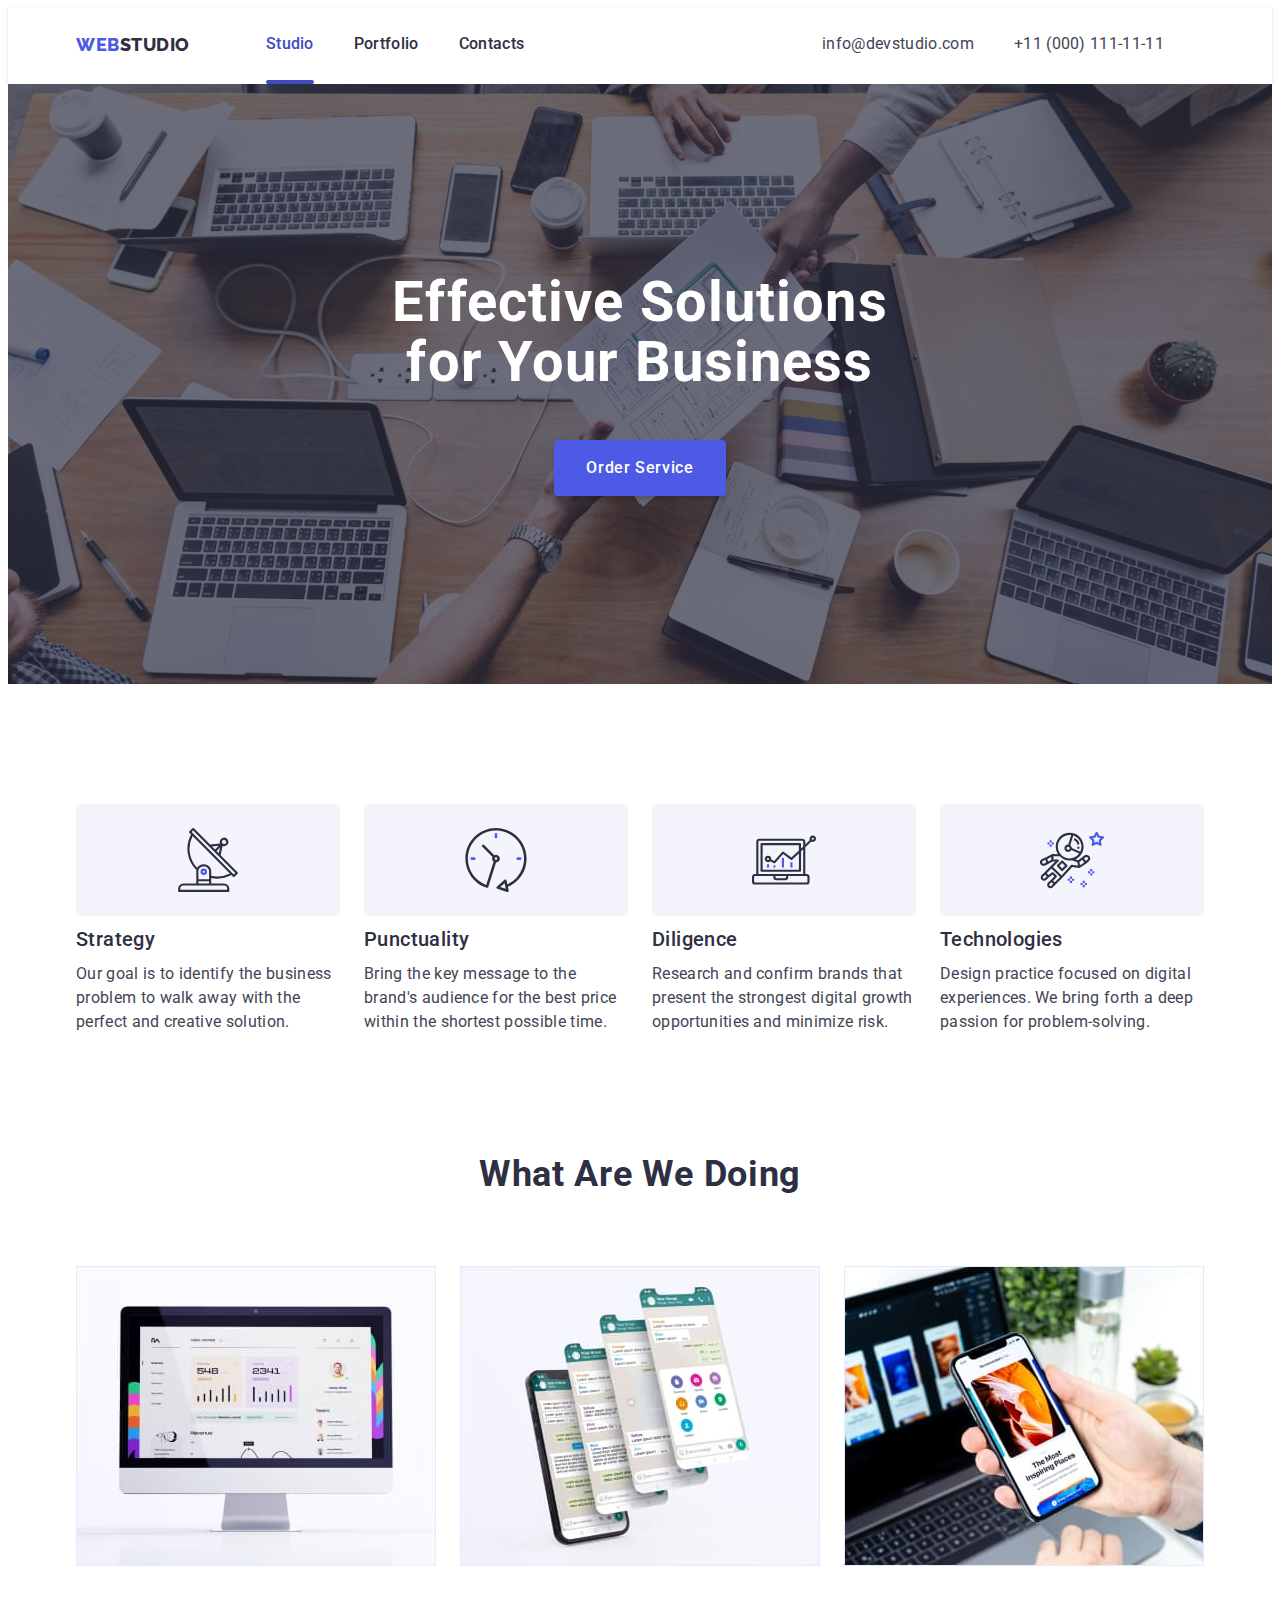
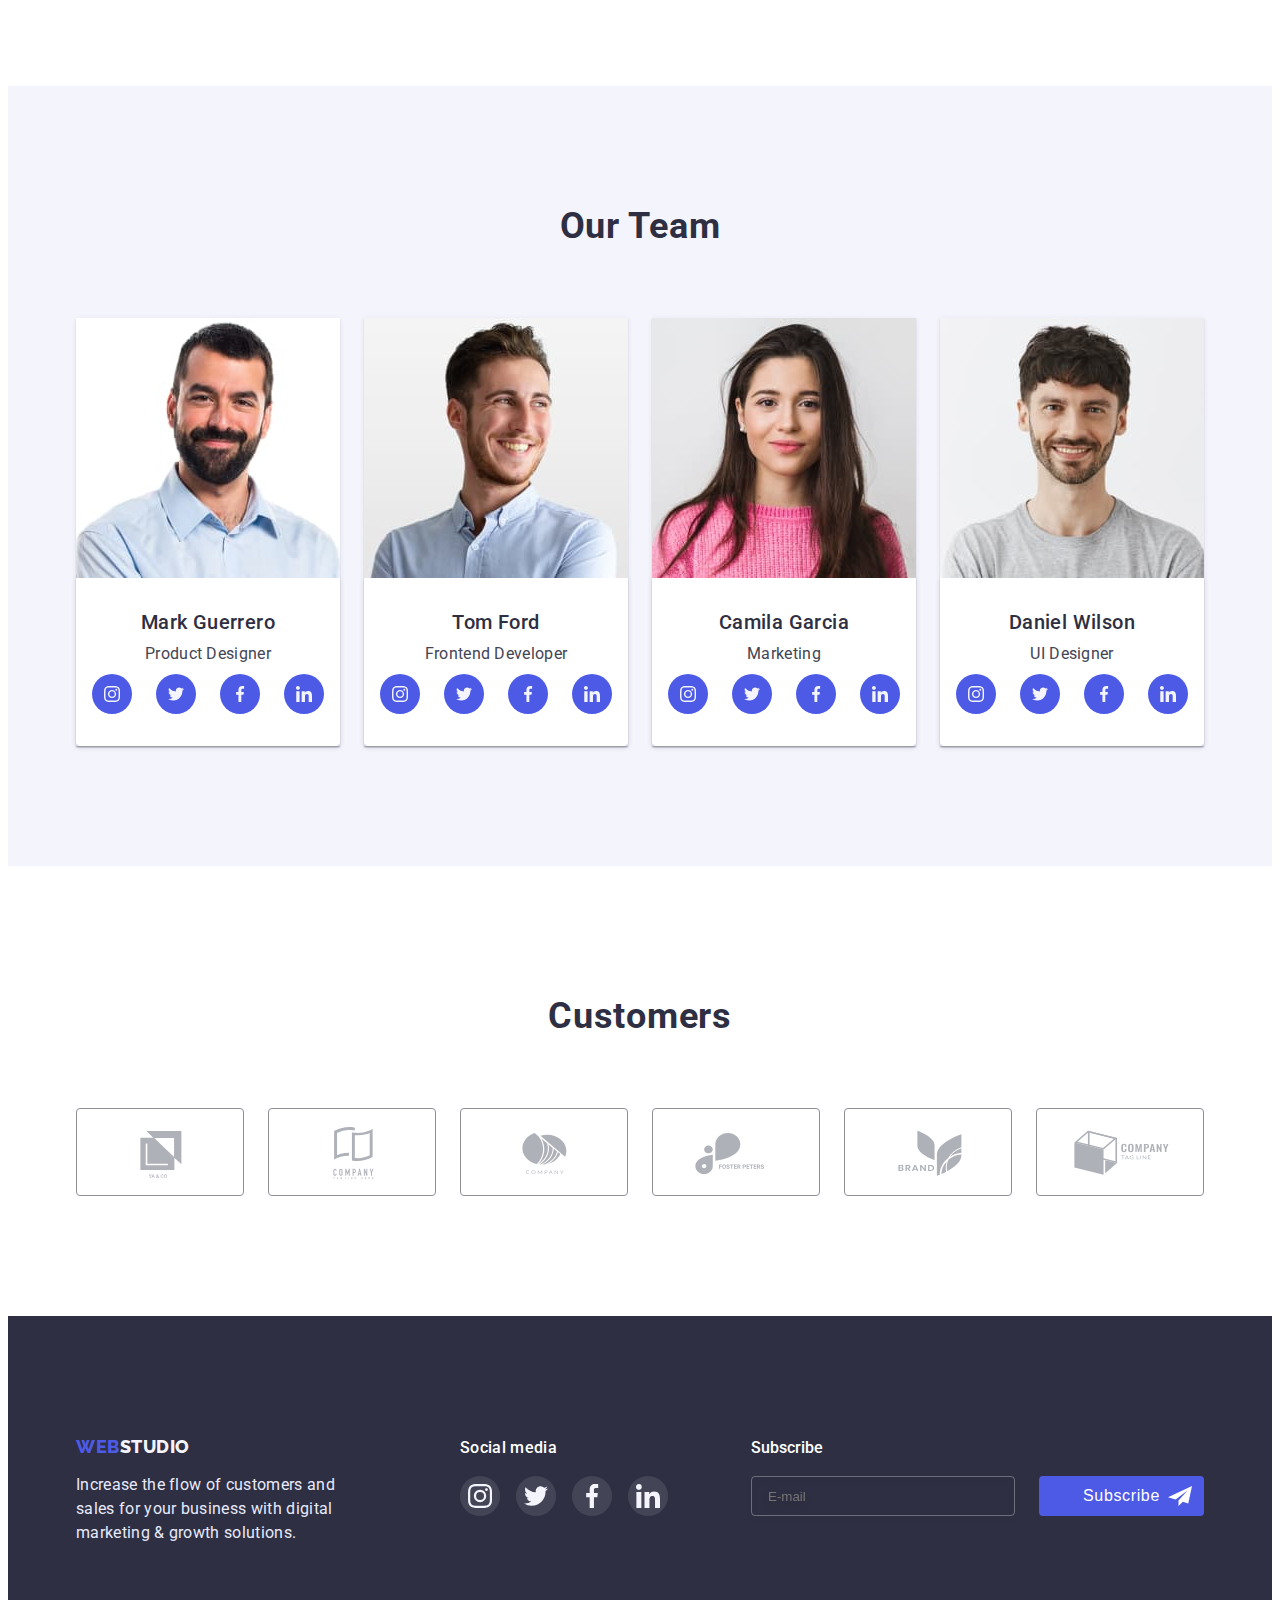
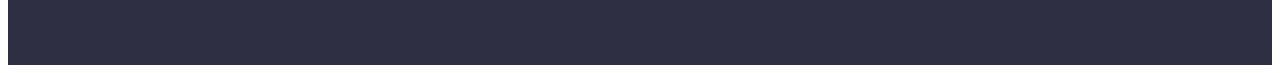
<file: index.html>
<!DOCTYPE html>
<html lang="en">
  <head>
    <meta charset="UTF-8" />
    <meta http-equiv="X-UA-Compatible" content="IE=edge" />
    <meta name="viewport" content="width=device-width, initial-scale=1.0" />
    <title>Main page</title>
    <link rel="preconnect" href="https://fonts.googleapis.com" />
    <link rel="preconnect" href="https://fonts.gstatic.com" crossorigin />
    <link
      href="https://fonts.googleapis.com/css2?family=Raleway:wght@800&family=Roboto:wght@400;500;700&display=swap"
      rel="stylesheet" />
    <link
      rel="stylesheet"
      href="https://cdnjs.cloudflare.com/ajax/libs/modern-normalize/1.1.0/modern-normalize.min.css"
      integrity="sha512-wpPYUAdjBVSE4KJnH1VR1HeZfpl1ub8YT/NKx4PuQ5NmX2tKuGu6U/JRp5y+Y8XG2tV+wKQpNHVUX03MfMFn9Q=="
      crossorigin="anonymous"
      referrerpolicy="no-referrer" />
    <link rel="stylesheet" href="./css/styles.css" />
  </head>
  <body>
    <header class="header">
      <!--Navigation-->
      <div class="container header-container">
        <nav class="header-nav">
          <!--Logo-->
          <a class="header-logo link" href="./index.html"
            ><span class="logo-web">Web</span>Studio</a
          >
          <ul class="header-list list">
            <li>
              <a class="header-item current link" href="./index.html">Studio</a>
            </li>
            <li>
              <a class="header-item link" href="./portfolio.html">Portfolio</a>
            </li>
            <li>
              <a class="header-item link" href="">Contacts</a>
            </li>
          </ul>
        </nav>
        <!--Contacts-->
        <address class="header-addres">
          <ul class="header-contacts list">
            <li>
              <a
                class="header-cont-address link"
                href="mailto:info@devstudio.com"
                >info@devstudio.com</a
              >
            </li>
            <li>
              <a class="header-cont-address link" href="tel:+110001111111"
                >+11 (000) 111-11-11</a
              >
            </li>
          </ul>
        </address>
      </div>
    </header>
    <main>
      <section class="heading">
        <div class="container">
          <div class="heading-container">
            <h1 class="heading-text">Effective Solutions for Your Business</h1>
            <button type="button" class="heading-bnt" data-modal-open>
              Order Service
            </button>
          </div>
        </div>
      </section>
      <!--Features-->
      <section class="features">
        <div class="container">
          <h2 class="visually-hidden">Features</h2>
          <ul class="features-list list">
            <li class="features-colom">
              <div class="features-item-pic">
                <svg class="features-pic" width="64" height="64">
                  <use href="./images/icons.svg#icon-antenna"></use>
                </svg>
              </div>
              <h3 class="features-title">Strategy</h3>
              <p class="Feature-subtitle">
                Our goal is to identify the business problem to walk away with
                the perfect and creative solution.
              </p>
            </li>
            <li class="features-colom">
              <div class="features-item-pic">
                <svg class="features-pic" width="64" height="64">
                  <use href="./images/icons.svg#icon-clock"></use>
                </svg>
              </div>
              <h3 class="features-title">Punctuality</h3>
              <p class="Feature-subtitle">
                Bring the key message to the brand's audience for the best price
                within the shortest possible time.
              </p>
            </li>
            <li class="features-colom">
              <div class="features-item-pic">
                <svg class="features-pic" width="64" height="64">
                  <use href="./images/icons.svg#icon-diagram"></use>
                </svg>
              </div>
              <h3 class="features-title">Diligence</h3>
              <p class="Feature-subtitle">
                Research and confirm brands that present the strongest digital
                growth opportunities and minimize risk.
              </p>
            </li>
            <li class="features-colom">
              <div class="features-item-pic">
                <svg class="features-pic" width="64" height="64">
                  <use href="./images/icons.svg#icon-astronaut"></use>
                </svg>
              </div>
              <h3 class="features-title">Technologies</h3>
              <p class="Feature-subtitle">
                Design practice focused on digital experiences. We bring forth a
                deep passion for problem-solving.
              </p>
            </li>
          </ul>
        </div>
      </section>
      <!--What we are doing-->
      <section class="about">
        <div class="container about-container">
          <h2 class="about-text">What are we doing</h2>
          <ul class="about-list list">
            <li class="about-item">
              <article class="about-card">
                <div class="item-thumb">
                  <img
                    src="./images/desktop.jpg"
                    alt="Desktop"
                    width="360"
                    height="300" />
                </div>
              </article>
            </li>
            <li class="about-item">
              <article class="about-card">
                <div class="item-thumb">
                  <img
                    src="./images/mobile.jpg"
                    alt="Mobile"
                    width="360"
                    height="300" />
                </div>
              </article>
            </li>
            <li class="about-item">
              <article class="about-card">
                <div class="item-thumb">
                  <img
                    src="./images/desktop-and-mobile.jpg"
                    alt="Desktop and Mobile"
                    width="360"
                    height="300" />
                </div>
              </article>
            </li>
          </ul>
        </div>
      </section>
      <!--Our Team-->
      <section class="team">
        <div class="container team-container">
          <h2 class="team-head">Our Team</h2>
          <ul class="team-list list">
            <li class="team-info">
              <img
                class="team-pic"
                src="./images/mark-guerrero.jpg"
                alt="Mark Guerrero Product Designer"
                width="264"
                height="260" />
              <div class="team-text">
                <h3 class="team-title">Mark Guerrero</h3>
                <p class="team-subtitle">Product Designer</p>
                <ul class="team-soc-list list">
                  <li class="team-soc-item">
                    <a class="team-soc-link linl" href="">
                      <svg class="team-soc-icon" width="16" height="16">
                        <use href="./images/icons.svg#icon-instagram"></use>
                      </svg>
                    </a>
                  </li>
                  <li class="team-soc-item">
                    <a class="team-soc-link linl" href="">
                      <svg class="team-soc-icon" width="16" height="16">
                        <use href="./images/icons.svg#icon-twitter"></use>
                      </svg>
                    </a>
                  </li>
                  <li class="team-soc-item">
                    <a class="team-soc-link linl" href="">
                      <svg class="team-soc-icon" width="16" height="16">
                        <use href="./images/icons.svg#icon-facebook"></use>
                      </svg>
                    </a>
                  </li>
                  <li class="team-soc-item">
                    <a class="team-soc-link linl" href="">
                      <svg class="team-soc-icon" width="16" height="16">
                        <use href="./images/icons.svg#icon-linkedin"></use>
                      </svg>
                    </a>
                  </li>
                </ul>
              </div>
            </li>
            <li class="team-info">
              <img
                class="team-pic"
                src="./images/tom-ford.jpg"
                alt="Tom Ford Frontend Developer"
                width="264"
                height="260" />
              <div class="team-text">
                <h3 class="team-title">Tom Ford</h3>
                <p class="team-subtitle">Frontend Developer</p>
                <ul class="team-soc-list list">
                  <li class="team-soc-item">
                    <a class="team-soc-link linl" href="">
                      <svg class="team-soc-icon" width="16" height="16">
                        <use href="./images/icons.svg#icon-instagram"></use>
                      </svg>
                    </a>
                  </li>
                  <li class="team-soc-item">
                    <a class="team-soc-link linl" href="">
                      <svg class="team-soc-icon" width="16" height="16">
                        <use href="./images/icons.svg#icon-twitter"></use>
                      </svg>
                    </a>
                  </li>
                  <li class="team-soc-item">
                    <a class="team-soc-link linl" href="">
                      <svg class="team-soc-icon" width="16" height="16">
                        <use href="./images/icons.svg#icon-facebook"></use>
                      </svg>
                    </a>
                  </li>
                  <li class="team-soc-item">
                    <a class="team-soc-link linl" href="">
                      <svg class="team-soc-icon" width="16" height="16">
                        <use href="./images/icons.svg#icon-linkedin"></use>
                      </svg>
                    </a>
                  </li>
                </ul>
              </div>
            </li>
            <li class="team-info">
              <img
                class="team-pic"
                src="./images/camila-garcia.jpg"
                alt="Camila Garcia Marketing"
                width="264"
                height="260" />
              <div class="team-text">
                <h3 class="team-title">Camila Garcia</h3>
                <p class="team-subtitle">Marketing</p>
                <ul class="team-soc-list list">
                  <li class="team-soc-item">
                    <a class="team-soc-link linl" href="">
                      <svg class="team-soc-icon" width="16" height="16">
                        <use href="./images/icons.svg#icon-instagram"></use>
                      </svg>
                    </a>
                  </li>
                  <li class="team-soc-item">
                    <a class="team-soc-link linl" href="">
                      <svg class="team-soc-icon" width="16" height="16">
                        <use href="./images/icons.svg#icon-twitter"></use>
                      </svg>
                    </a>
                  </li>
                  <li class="team-soc-item">
                    <a class="team-soc-link linl" href="">
                      <svg class="team-soc-icon" width="16" height="16">
                        <use href="./images/icons.svg#icon-facebook"></use>
                      </svg>
                    </a>
                  </li>
                  <li class="team-soc-item">
                    <a class="team-soc-link linl" href="">
                      <svg class="team-soc-icon" width="16" height="16">
                        <use href="./images/icons.svg#icon-linkedin"></use>
                      </svg>
                    </a>
                  </li>
                </ul>
              </div>
            </li>
            <li class="team-info">
              <img
                class="team-pic"
                src="./images/daniel-wilson.jpg"
                alt="Daniel Wilson UI Designer"
                width="264"
                height="260" />
              <div class="team-text">
                <h3 class="team-title">Daniel Wilson</h3>
                <p class="team-subtitle">UI Designer</p>
                <ul class="team-soc-list list">
                  <li class="team-soc-item">
                    <a class="team-soc-link linl" href="">
                      <svg class="team-soc-icon" width="16" height="16">
                        <use href="./images/icons.svg#icon-instagram"></use>
                      </svg>
                    </a>
                  </li>
                  <li class="team-soc-item">
                    <a class="team-soc-link linl" href="">
                      <svg class="team-soc-icon" width="16" height="16">
                        <use href="./images/icons.svg#icon-twitter"></use>
                      </svg>
                    </a>
                  </li>
                  <li class="team-soc-item">
                    <a class="team-soc-link linl" href="">
                      <svg class="team-soc-icon" width="16" height="16">
                        <use href="./images/icons.svg#icon-facebook"></use>
                      </svg>
                    </a>
                  </li>
                  <li class="team-soc-item">
                    <a class="team-soc-link linl" href="">
                      <svg class="team-soc-icon" width="16" height="16">
                        <use href="./images/icons.svg#icon-linkedin"></use>
                      </svg>
                    </a>
                  </li>
                </ul>
              </div>
            </li>
          </ul>
        </div>
      </section>
      <!--Customers-->
      <section class="customer">
        <div class="container">
          <h2 class="customer-text">Customers</h2>
          <ul class="customer-list list">
            <li class="customer-item">
              <a class="customer-link link" href="">
                <svg class="customer-icon" width="104" height="56">
                  <use href="./images/icons.svg#icon-yago"></use>
                </svg>
              </a>
            </li>
            <li class="customer-item">
              <a class="customer-link link" href="">
                <svg class="customer-icon" width="104" height="56">
                  <use href="./images/icons.svg#icon-tag-line"></use>
                </svg>
              </a>
            </li>
            <li class="customer-item">
              <a class="customer-link link" href="">
                <svg class="customer-icon" width="104" height="56">
                  <use href="./images/icons.svg#icon-company"></use>
                </svg>
              </a>
            </li>
            <li class="customer-item">
              <a class="customer-link link" href="">
                <svg class="customer-icon" width="104" height="56">
                  <use href="./images/icons.svg#icon-foster"></use>
                </svg>
              </a>
            </li>
            <li class="customer-item">
              <a class="customer-link link" href="">
                <svg class="customer-icon" width="104" height="56">
                  <use href="./images/icons.svg#icon-brand"></use>
                </svg>
              </a>
            </li>
            <li class="customer-item">
              <a class="customer-link link" href="">
                <svg class="customer-icon" width="104" height="56">
                  <use href="./images/icons.svg#icon-com-teg-line"></use>
                </svg>
              </a>
            </li>
          </ul>
        </div>
      </section>
    </main>
    <footer class="footer">
      <div class="container footer-container">
        <!--Logo-->
        <div class="footer-info">
          <a class="footer-logo link" href="./index.html"
            ><span class="logo-web">Web</span>Studio</a
          >
          <p class="footer-text">
            Increase the flow of customers and sales for your business with
            digital marketing & growth solutions.
          </p>
        </div>
        <div class="social">
          <h2 class="social-text">Social media</h2>
          <ul class="social-list list">
            <li class="social-item">
              <a class="social-link link" href="">
                <svg class="social-icon" width="24" height="24">
                  <use href="./images/icons.svg#icon-instagram"></use>
                </svg>
              </a>
            </li>
            <li class="social-item">
              <a class="social-link link" href="">
                <svg class="social-icon" width="24" height="24">
                  <use href="./images/icons.svg#icon-twitter"></use>
                </svg>
              </a>
            </li>
            <li class="social-item">
              <a class="social-link link" href="">
                <svg class="social-icon" width="24" height="24">
                  <use href="./images/icons.svg#icon-facebook"></use>
                </svg>
              </a>
            </li>
            <li class="social-item">
              <a class="social-link link" href="">
                <svg class="social-icon" width="24" height="24">
                  <use href="./images/icons.svg#icon-linkedin"></use>
                </svg>
              </a>
            </li>
          </ul>
        </div>
        <div class="footer-sub">
          <div class="sub-form">
            <p class="call-to-action">Subscribe</p>
            <form class="sub-form-elements">
              <div class="sub-form-wrapper">
                <input
                  class="sub-form-field"
                  type="email"
                  name="email"
                  placeholder="E-mail"
                  required />
              </div>
              <div class="sub-btn-wrapper">
                <button class="sub-btn" type="submit">
                  Subscribe
                  <svg class="sub-icon" width="24" height="24">
                    <use href="./images/icons.svg#icon-Frame"></use>
                  </svg>
                </button>
              </div>
            </form>
          </div>
        </div>
      </div>
    </footer>
    <div class="backdrop is-hidden" data-modal>
      <div class="modal">
        <button type="button" class="button-close" data-modal-close>
          <svg class="modal-closing" width="8" height="8">
            <use href="./images/icons.svg#icon-Vector"></use>
          </svg>
        </button>
        <p class="modal-title">Leave your contacts and we will call you back</p>
        <form class="modal-form">
          <div class="input-wrap-label">
            <label class="label-input-name" for="Name">Name</label>
            <div class="modal-input-wrapper">
              <input class="input" type="text" name="Name" id="Name" required />
              <svg class="modal-icon" width="12" height="12">
                <use href="./images/icons.svg#icon-Vector-1"></use>
              </svg>
            </div>
          </div>
          <div class="input-wrap-label">
            <label class="label-input-name" for="Phone">Phone</label>
            <div class="modal-input-wrapper">
              <input
                class="input"
                type="tel"
                name="Phone"
                id="Phone"
                required />
              <svg class="modal-icon" width="18" height="24">
                <use href="./images/icons.svg#icon-phone"></use>
              </svg>
            </div>
          </div>
          <div class="input-wrap-label">
            <label class="label-input-name" for="Email">Email</label>
            <div class="modal-input-wrapper">
              <input class="input" type="Email" id="Email" required />
              <svg class="modal-icon" width="18" height="24">
                <use href="./images/icons.svg#icon-email"></use>
              </svg>
            </div>
          </div>
          <div class="input-wrap-label">
            <label class="label-input-name" for="text">Comment</label>
            <textarea
              name="text"
              id="text"
              class="modal-textarea"
              placeholder="Text input"></textarea>
          </div>
          <div class="input-wrap-label-checkbox">
            <input
              type="checkbox"
              name="policy"
              id="policy"
              value="true"
              required
              class="check-input visually-hidden" />
            <label for="policy" class="check-text"
              >I accept the terms and conditions of the
              <a href="#" class="privacy-link-gap">Privacy Policy</a>
            </label>
          </div>
          <button type="submit" class="btn-submit">Send</button>
        </form>
      </div>
    </div>
    <script src="./js/modal.js"></script>
  </body>
</html>
</file>
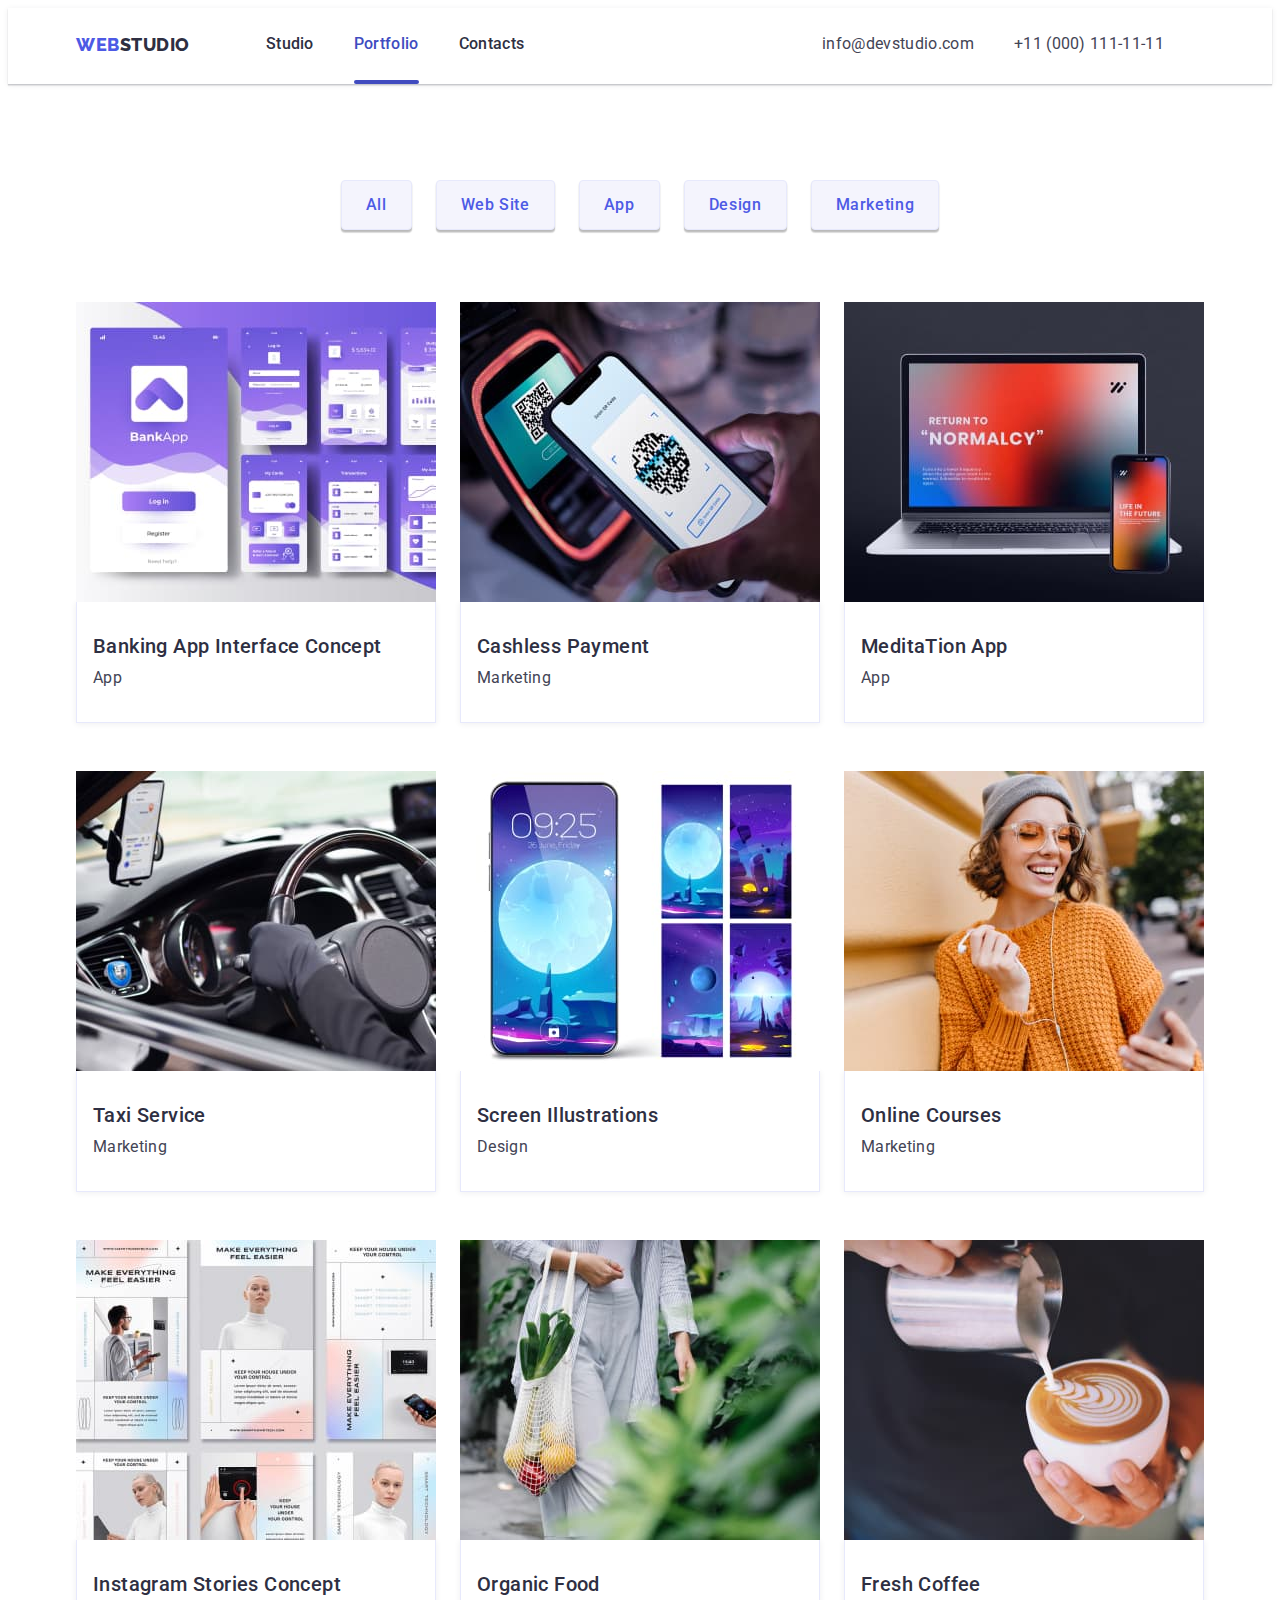
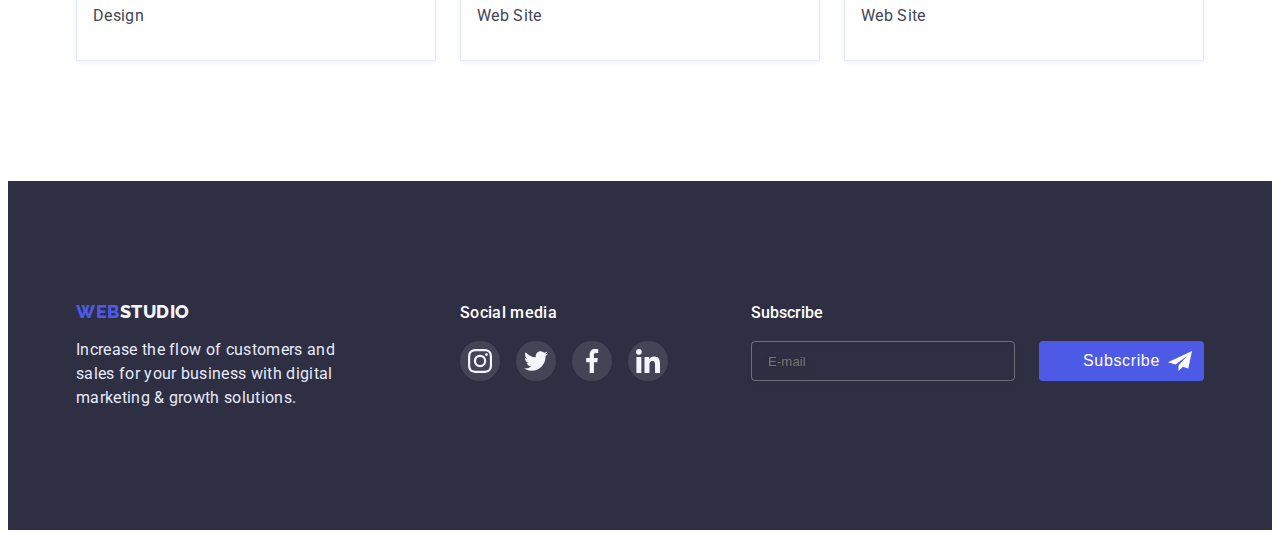
<file: portfolio.html>
<!DOCTYPE html>
<html lang="en">
  <head>
    <meta charset="UTF-8" />
    <meta http-equiv="X-UA-Compatible" content="IE=edge" />
    <meta name="viewport" content="width=device-width, initial-scale=1.0" />
    <title>Portfolio</title>
    <link rel="preconnect" href="https://fonts.googleapis.com" />
    <link rel="preconnect" href="https://fonts.gstatic.com" crossorigin />
    <link
      href="https://fonts.googleapis.com/css2?family=Raleway:wght@800&family=Roboto:wght@400;500;700&display=swap"
      rel="stylesheet" />
    <link
      rel="stylesheet"
      href="https://cdnjs.cloudflare.com/ajax/libs/modern-normalize/1.1.0/modern-normalize.min.css"
      integrity="sha512-wpPYUAdjBVSE4KJnH1VR1HeZfpl1ub8YT/NKx4PuQ5NmX2tKuGu6U/JRp5y+Y8XG2tV+wKQpNHVUX03MfMFn9Q=="
      crossorigin="anonymous"
      referrerpolicy="no-referrer" />
    <link rel="stylesheet" href="./css/styles.css" />
  </head>
  <body>
    <header class="header">
      <!--Navigation-->
      <div class="container header-container">
        <nav class="header-nav">
          <!--Logo-->
          <a class="header-logo link" href="./index.html"
            ><span class="logo-web">Web</span>Studio</a
          >
          <ul class="header-list list">
            <li>
              <a class="header-item link" href="./index.html">Studio</a>
            </li>
            <li>
              <a class="header-item current link" href="./portfolio.html"
                >Portfolio</a
              >
            </li>
            <li>
              <a class="header-item link" href="">Contacts</a>
            </li>
          </ul>
        </nav>
        <!--Contacts-->
        <address class="header-addres">
          <ul class="header-contacts list">
            <li>
              <a
                class="header-cont-address link"
                href="mailto:info@devstudio.com"
                >info@devstudio.com</a
              >
            </li>
            <li>
              <a class="header-cont-address link" href="tel:+110001111111"
                >+11 (000) 111-11-11</a
              >
            </li>
          </ul>
        </address>
      </div>
    </header>
    <main>
      <!--Buttons supp-->
      <section class="portfolio">
        <h1 class="portfolio-btn-isually-hidden">Button</h1>
        <div class="container">
          <ul class="portfolio-btn-list list">
            <li><button type="button" class="portfolio-btn">All</button></li>
            <li>
              <button type="button" class="portfolio-btn">Web Site</button>
            </li>
            <li><button type="button" class="portfolio-btn">App</button></li>
            <li><button type="button" class="portfolio-btn">Design</button></li>
            <li>
              <button type="button" class="portfolio-btn">Marketing</button>
            </li>
          </ul>
        </div>
        <!--link to-->
        <div class="container">
          <ul class="portfolio-list list">
            <li class="portfolio-item">
              <a class="portfolio-link link" href="">
                <div class="portfolio-card-wrapper">
                  <img
                    class="portfolio-img"
                    src="./images/sitepages.jpg"
                    alt="Banking App Interface Concept"
                    width="360"
                    height="300" />
                  <p class="portfolio-card-overlay">
                    14 Stylish and User-Friendly App Design Concepts · Task
                    Manager App · Calorie Tracker App · Exotic Fruit Ecommerce
                    App · Cloud Storage App
                  </p>
                </div>
                <div class="portfolio-text">
                  <h2 class="portfolio-title">Banking App Interface Concept</h2>
                  <p class="portfolio-subtitle">App</p>
                </div>
              </a>
            </li>
            <li class="portfolio-item">
              <a class="portfolio-link link" href="">
                <div class="portfolio-card-wrapper">
                  <img
                    class="portfolio-img"
                    src="./images/qrcode.jpg"
                    alt="Cashless Payment"
                    width="360"
                    height="300" />
                  <p class="portfolio-card-overlay">
                    14 Stylish and User-Friendly App Design Concepts · Task
                    Manager App · Calorie Tracker App · Exotic Fruit Ecommerce
                    App · Cloud Storage App
                  </p>
                </div>
                <div class="portfolio-text">
                  <h2 class="portfolio-title">Cashless Payment</h2>
                  <p class="portfolio-subtitle">Marketing</p>
                </div>
              </a>
            </li>
            <li class="portfolio-item">
              <a class="portfolio-link link" href="">
                <div class="portfolio-card-wrapper">
                  <img
                    class="portfolio-img"
                    src="./images/returntonormalcy.jpg"
                    alt="Return to normalcy"
                    width="360"
                    height="300" />
                  <p class="portfolio-card-overlay">
                    14 Stylish and User-Friendly App Design Concepts · Task
                    Manager App · Calorie Tracker App · Exotic Fruit Ecommerce
                    App · Cloud Storage App
                  </p>
                </div>
                <div class="portfolio-text">
                  <h2 class="portfolio-title">MeditaTion App</h2>
                  <p class="portfolio-subtitle">App</p>
                </div>
              </a>
            </li>
            <li class="portfolio-item">
              <a class="portfolio-link link" href="">
                <div class="portfolio-card-wrapper">
                  <img
                    class="portfolio-img"
                    src="./images/carinside.jpg"
                    alt="Car inside"
                    width="360"
                    height="300" />
                  <p class="portfolio-card-overlay">
                    14 Stylish and User-Friendly App Design Concepts · Task
                    Manager App · Calorie Tracker App · Exotic Fruit Ecommerce
                    App · Cloud Storage App
                  </p>
                </div>
                <div class="portfolio-text">
                  <h2 class="portfolio-title">Taxi Service</h2>
                  <p class="portfolio-subtitle">Marketing</p>
                </div>
              </a>
            </li>
            <li class="portfolio-item">
              <a class="portfolio-link link" href="">
                <div class="portfolio-card-wrapper">
                  <img
                    class="portfolio-img"
                    src="./images/phone.jpg"
                    alt="Screen Illustrations"
                    width="360"
                    height="300" />
                  <p class="portfolio-card-overlay">
                    14 Stylish and User-Friendly App Design Concepts · Task
                    Manager App · Calorie Tracker App · Exotic Fruit Ecommerce
                    App · Cloud Storage App
                  </p>
                </div>
                <div class="portfolio-text">
                  <h2 class="portfolio-title">Screen Illustrations</h2>
                  <p class="portfolio-subtitle">Design</p>
                </div>
              </a>
            </li>
            <li class="portfolio-item">
              <a class="portfolio-link link" href="">
                <div class="portfolio-card-wrapper">
                  <img
                    class="portfolio-img"
                    src="./images/happylady.jpg"
                    alt="Happylady"
                    width="360"
                    height="300" />
                  <p class="portfolio-card-overlay">
                    14 Stylish and User-Friendly App Design Concepts · Task
                    Manager App · Calorie Tracker App · Exotic Fruit Ecommerce
                    App · Cloud Storage App
                  </p>
                </div>
                <div class="portfolio-text">
                  <h2 class="portfolio-title">Online Courses</h2>
                  <p class="portfolio-subtitle">Marketing</p>
                </div>
              </a>
            </li>
            <li class="portfolio-item">
              <a class="portfolio-link link" href="">
                <div class="portfolio-card-wrapper">
                  <img
                    class="portfolio-img"
                    src="./images/feeleasier.jpg"
                    alt="Car inside"
                    width="360"
                    height="300" />
                  <p class="portfolio-card-overlay">
                    14 Stylish and User-Friendly App Design Concepts · Task
                    Manager App · Calorie Tracker App · Exotic Fruit Ecommerce
                    App · Cloud Storage App
                  </p>
                </div>
                <div class="portfolio-text">
                  <h2 class="portfolio-title">Instagram Stories Concept</h2>
                  <p class="portfolio-subtitle">Design</p>
                </div>
              </a>
            </li>
            <li class="portfolio-item">
              <a class="portfolio-link link" href="">
                <div class="portfolio-card-wrapper">
                  <img
                    class="portfolio-img"
                    src="./images/bagwithvegetables.jpg"
                    alt="Bag with vegetables"
                    width="360"
                    height="300" />
                  <p class="portfolio-card-overlay">
                    14 Stylish and User-Friendly App Design Concepts · Task
                    Manager App · Calorie Tracker App · Exotic Fruit Ecommerce
                    App · Cloud Storage App
                  </p>
                </div>
                <div class="portfolio-text">
                  <h2 class="portfolio-title">Organic Food</h2>
                  <p class="portfolio-subtitle">Web Site</p>
                </div>
              </a>
            </li>
            <li class="portfolio-item">
              <a class="portfolio-link link" href="">
                <div class="portfolio-card-wrapper">
                  <img
                    class="portfolio-img"
                    src="./images/cupofcoffee.jpg"
                    alt="Cup of coffee"
                    width="360"
                    height="300" />
                  <p class="portfolio-card-overlay">
                    14 Stylish and User-Friendly App Design Concepts · Task
                    Manager App · Calorie Tracker App · Exotic Fruit Ecommerce
                    App · Cloud Storage App
                  </p>
                </div>
                <div class="portfolio-text">
                  <h2 class="portfolio-title">Fresh Coffee</h2>
                  <p class="portfolio-subtitle">Web Site</p>
                </div>
              </a>
            </li>
          </ul>
        </div>
      </section>
    </main>

    <footer class="footer">
      <!--Logo-->
      <div class="container footer-container">
        <!--Logo-->
        <div class="footer-info">
          <a class="footer-logo link" href="./index.html"
            ><span class="logo-web">Web</span>Studio</a
          >
          <p class="footer-text">
            Increase the flow of customers and sales for your business with
            digital marketing & growth solutions.
          </p>
        </div>
        <div class="social">
          <h2 class="social-text">Social media</h2>
          <ul class="social-list list">
            <li class="social-item">
              <a class="social-link link" href="">
                <svg class="social-icon" width="24" height="24">
                  <use href="./images/icons.svg#icon-instagram"></use>
                </svg>
              </a>
            </li>
            <li class="social-item">
              <a class="social-link link" href="">
                <svg class="social-icon" width="24" height="24">
                  <use href="./images/icons.svg#icon-twitter"></use>
                </svg>
              </a>
            </li>
            <li class="social-item">
              <a class="social-link link" href="">
                <svg class="social-icon" width="24" height="24">
                  <use href="./images/icons.svg#icon-facebook"></use>
                </svg>
              </a>
            </li>
            <li class="social-item">
              <a class="social-link link" href="">
                <svg class="social-icon" width="24" height="24">
                  <use href="./images/icons.svg#icon-linkedin"></use>
                </svg>
              </a>
            </li>
          </ul>
        </div>
        <div class="footer-sub">
          <div class="sub-form">
            <p class="call-to-action">Subscribe</p>
            <form class="sub-form-elements">
              <div class="sub-form-wrapper">
                <input
                  class="sub-form-field"
                  type="email"
                  name="email"
                  placeholder="E-mail"
                  required />
              </div>
              <div class="sub-btn-wrapper">
                <button class="sub-btn" type="submit">
                  Subscribe
                  <svg class="sub-icon" width="24" height="24">
                    <use href="./images/icons.svg#icon-Frame"></use>
                  </svg>
                </button>
              </div>
            </form>
          </div>
        </div>
      </div>
    </footer>
  </body>
</html>
</file>
<file: css/styles.css>
*{
    box-sizing: border-box;
}
body {
    font-family: 'Roboto', sans-serif;
}
.link {
    text-decoration: none;
}

.list {
    list-style: none;
}

:root{
    --l-grad: linear-gradient(rgba(46, 47, 66, 0.7), rgba(46, 47, 66, 0.7));
}
p,
h1,
h2,
h3,
h4,
h5,
h6 {
    margin: 0;
}

ul {
    margin: 0;
    padding-left: 0;
}

img { 
    display: block;
    max-width: 100%;
    height: auto;
}

.container{
    width: 100%;
    max-width: 1158px;
    padding-left: 15px;
    padding-right: 15px;
    margin: 0 auto;
}

.visually-hidden {
    position: absolute;
    white-space: nowrap;
    width: 1px;
    height: 1px;
    overflow: hidden;
    border: 0;
    padding: 0;
    clip: rect(0 0 0 0);
    clip-path: inset(50%);
    margin: -1px;
}

.header-logo {
    font-family: 'Raleway';
    font-weight: 800;
    font-size: 18px;
    line-height: calc(21/18);
    display: flex;
    align-items: center;
    letter-spacing: 0.03em;
    text-transform: uppercase;
    color: #2E2F42;
}
.logo-web {
    color: #4D5AE5;
}

.header {
    padding: 24px 0 28px 0;
    background-color: #FFFFFF;
    box-shadow: 0px 2px 1px rgba(46, 47, 66, 0.08), 0px 1px 1px rgba(46, 47, 66, 0.16), 0px 1px 6px rgba(46, 47, 66, 0.08);
}
.header-container { 
    display: flex;
    align-items: center;

}
.header-nav {
    display: flex;
    margin-right: auto;
}

.header-logo {
    display: flex;
    margin-right: 76px;
}

.header-list{
    display: flex;
    gap: 40px;
}

.header-item {
    font-weight: 500;
    font-size: 16px;
    line-height: calc(24/16);
    letter-spacing: 0.02em;
    display: flex;
    color: #2E2F42;
    flex-direction: column;
    transition: 250ms cubic-bezier(0.4, 0, 0.2, 1);
}
.header-item:hover,
.header-item:focus,
.header-item.current {
    color: #404BBF;
}

.current{
    position: relative;
}

.current::after{
    content: "";
    width: 100%;
    height: 4px;
    background-color: #404BBF;
    border-radius: 2px;
    margin-top: 48px;
    position: absolute;
}


.header-addres {
    display: flex;
    display: block;
}
.header-contacts{
    display: flex;
}

.header-cont-address {
    font-style: normal;
    font-weight: 400;
    font-size: 16px;
    line-height: calc(24/16);
    letter-spacing: 0.02em;
    margin-right: 40px;
    color: #434455;
    transition: 250ms cubic-bezier(0.4, 0, 0.2, 1);
}
.header-cont-address:is(:hover, :focus) {
    color: #404BBF;
}

.heading {
    padding: 188px 0px;
    background: #2E2F42;
    background-image: var(--l-grad),
    url(../images/people-office.jpg);
    background-repeat: no-repeat;
    background-position: center;
    background-size: cover;
    max-width: 1440px;
    margin: 0 auto;
}
.heading-container{
    
}

.heading-text {
    width: 500px;
    margin: 0 auto 48px;
    font-weight: 700;
    font-size: 56px;
    line-height: calc(60/56);
    text-align: center;
    letter-spacing: 0.02em;
    margin-bottom: 48px;
    color: #FFFFFF;
    
     
}

.heading-bnt {
    font-family: 'Roboto';
    font-weight: 500;
    font-size: 16px;
    line-height: calc(24/16);
    letter-spacing: 0.04em;
    color: #FFFFFF;
    background: #4D5AE5;
    box-shadow: 0px 4px 4px rgba(0, 0, 0, 0.15);
    border-radius: 4px;
    cursor: pointer;
    border: none;
    padding: 16px 32px;
    margin: 0 auto;
    display: block;
    transition: 250ms cubic-bezier(0.4, 0, 0.2, 1);
}

.heading-bnt:hover,
.heading-bnt:focus {
    background: #404BBF;
}

.features {
    padding: 120px 0px;
}

.features-list {
    display: flex;
    justify-content: center;
    flex-wrap: wrap;
    gap: 24px;
}

.features-colom {
   
}

.features-item-pic{
    width: 264px;
    height: 112px;
    display: flex;
    justify-content: center;
    align-items: center;
    background: #F4F4FD;
    border-radius: 4px;
    margin-bottom: 8px;
}

.features-pic{
    width: 64px;
    height: 64px;
}

.features-title {
    width: 264px;
    font-weight: 500;
    font-size: 20px;
    line-height: calc(24/16);
    letter-spacing: 0.02em;
    margin-bottom: 8px;
    color: #2E2F42;
}

.Feature-subtitle {
    width: 264px;
    font-size: 16px;
    line-height: calc(24/16);
    letter-spacing: 0.02em;
    color: #434455;
}

.about {
    padding-bottom: 120px;
}

.about-container{
    justify-content: center;
}
.about-text {
    
    font-weight: 700;
    font-size: 36px;
    line-height: calc(40/36); 
    text-align: center;
    letter-spacing: 0.02em;
    text-transform: capitalize;
    margin-bottom: 72px;
    color: #2E2F42;
}

.about-list{
    display: flex;
    gap: 24px;
}

.about-list > .about-item {

}
.about-item{
}

.item-thumb{
    

}

.team {
    padding: 120px 0px;
    background: #F4F4FD;
}

.team-container{

}
.team-head {
    font-weight: 700;
    font-size: 36px;
    line-height: calc(40/36);
    text-align: center;
    letter-spacing: 0.02em;
    text-transform: capitalize;
    color: #2E2F42;
    margin-bottom: 72px;
}

.team-list {
    display: flex;
    gap: 24px;
}

.team-info {
    box-shadow: 0px 1px 6px rgba(46, 47, 66, 0.08), 0px 1px 1px rgba(46, 47, 66, 0.16), 0px 2px 1px rgba(46, 47, 66, 0.08);
}

.team-pic {
}

.team-text{
    background: #FFFFFF;
    padding: 32px 16px;
    box-shadow: 0px 1px 6px rgba(46, 47, 66, 0.08), 0px 1px 1px rgba(46, 47, 66, 0.16), 0px 2px 1px rgba(46, 47, 66, 0.08);
    border-radius: 0px 0px 4px 4px;
}

.team-title {
    font-weight: 500;
    font-size: 20px;
    line-height: calc(24/20);
    text-align: center;
    letter-spacing: 0.02em;
    margin-bottom: 8px;
    color: #2E2F42;
}

.team-subtitle {
    font-size: 16px;
    line-height: calc(24/16);
    text-align: center;
    letter-spacing: 0.02em;
    color: #434455;
    margin-bottom: 8px;
}

.team-soc-list {
    display: flex;
    justify-content: center;
    gap: 24px;
}


.team-soc-item {
    width: 40px;
    height: 40px;
}

.team-soc-link {
    width: 100%;
    height: 100%;
    display: flex;
    justify-content: center;
    align-items: center;
    border-radius: 50%;
    fill: #F4F4FD;
    background-color: #4D5AE5;
    transition: 250ms cubic-bezier(0.4, 0, 0.2, 1);
}

.team-soc-link:is(:hover, :focus) {
    background: #404BBF;
}

.team-soc-icon{
}


.customer{
    padding-top: 130px;
    padding-bottom: 120px;
}

.customer-text{
    font-weight: 700;
    font-size: 36px;
    line-height: calc(40/36);
    text-align: center;
    letter-spacing: 0.02em;
    text-transform: capitalize;
    color: #2E2F42;
    margin-bottom: 72px;
}

.customer-list {
    display: flex;
    justify-content: center;
    align-items: center;
    gap: 24px;
}


.customer-item {
    width: 168px;
    height: 88px;
}

.customer-link {
    width: 100%;
    height: 100%;
    border: 1px solid #8E8F99;
    border-radius: 4px;
    display: flex;
    justify-content: center;
    align-items: center;
    color: #AFB1B8;
    transition: 250ms cubic-bezier(0.4, 0, 0.2, 1);
}



.customer-icon {
    fill:currentColor;
}

.customer-link:is(:hover, :focus) {
    border-color: #404BBF;
    color: #404BBF;
}


.footer {
    padding: 120px 0px;
    background: #2E2F42;
}

.footer-container{
    display: flex;
}
.footer-info{
    margin-right: 120px;
}

.footer-logo {
    font-family: 'Raleway';
    font-style: normal;
    font-weight: 800;
    font-size: 18px;
    line-height: calc(21/18);
    display: flex;
    align-items: center;
    letter-spacing: 0.03em;
    text-transform: uppercase;
    margin-bottom: 16px;
    color: #F4F4FD;
}
.footer-text {
    width: 264px;
    height: 72px;
    font-size: 16px;
    line-height: calc(24/16);
    letter-spacing: 0.02em;
    color: #E7E9FC;
}

.social {
}

.social-text {
    font-weight: 500;
    font-size: 16px;
    line-height: calc(24/16);
    letter-spacing: 0.02em;
    margin-bottom: 16px;
    color: #FFFFFF;
}

.social-list {
    display: flex;
    justify-content: center;
    flex-shrink: 0;
    gap: 16px;
}

.social-item {
    width: 40px;
    height: 40px;
}

.social-link {
    width: 100%;
    height: 100%;
    display: flex;
    justify-content: center;
    align-items: center;
    color: #F4F4FD;
    background: rgba(255, 255, 255, 0.1);
    border-radius: 50%;
    transition: 250ms cubic-bezier(0.4, 0, 0.2, 1);
}

.social-link:is(:hover, :focus) {
    background-color: #31D0AA;
}
.social-icon {
    fill:currentColor;
}

.footer-sub {
    margin-left: auto;
}
.sub-form {
}
.call-to-action {
    font-weight: 500;
    font-size: 16px;
    line-height: 1.5;
    color: #FFFFFF;
    padding: 0px;
    margin-bottom: 16px;
}
.sub-form-elements {
    display: flex;
}

.sub-form-field{
    width: 264px;
    height: 40px;
    padding: 8px 16px;
    border: 1px solid rgba(255, 255, 255, 0.3);
    filter: drop-shadow(0px 4px 4px rgba(0, 0, 0, 0.15));
    border-radius: 4px;
    background-color: transparent;
    color: rgba(255, 255, 255, 0.6);
}

.sub-btn-wrapper{
    display: flex;
    margin-left: 24px;
}

.sub-btn {
    width: 165px;
    height: 40px;
    background: #4D5AE5;
    border-radius: 4px;
    font-weight: 500;
    font-size: 16px;
    line-height: calc(24/16);
    letter-spacing: 0.04em;
    color: #FFFFFF;
    border: none;
    cursor: pointer;
    position: relative;
    display: block;
    padding: 8px 24px;
    padding-left: -16px;
    transition: 250ms cubic-bezier(0.4, 0, 0.2, 1);
}

.sub-btn:is(:hover, :focus) {
    background: #404BBF;
}

.sub-icon{
    fill: #FFFFFF;
    position: absolute;
    margin-left: 8px;
}

.backdrop{
    position: fixed;
    top: 0;
    width: 100%;
    height: 100%;
    background-color: rgba(46, 47, 66, 0.4);
    transition: opacity 300ms linear, visibility 300ms linear;
}


.modal {
    position: absolute;
    top: 50%;
    left: 50%;
    transform: translate(-50%, -50%) scale(1);
    width: 408px;
    min-height: 576px;
    background-color: #FCFCFC;
    border-radius: 4px;
    padding: 72px 24px 24px;
    transition: transform 300ms linear;
}

.backdrop.is-hidden .modal {
    transform: translate(-50%, -50%) scale(0);
}

.button-close{
    width: 24px;
    height: 24px;
    position: absolute;
    top: 24px;
    right: 24px;
    background-color: #E7E9FC;
    border: 1px solid rgba(0, 0, 0, 0.1);
    border-radius: 50%;
    display: flex;
    align-items: center;
    justify-content: center;
    padding: 0;
    cursor: pointer;
    transition: 250ms cubic-bezier(0.4, 0, 0.2, 1);
}

.button-close:is(:hover, :focus) {
    background: #404BBF;
    fill: #FFFFFF;
}


.modal-closing {
}

.modal-title{
    font-weight: 500;
    font-size: 16px;
    line-height: calc(24/16);
    text-align: center;
    letter-spacing: 0.02em; 
    color: #2E2F42;
    margin-bottom: 16px;
}
.modal-form {
}

.input-wrap-label{
    margin-bottom: 8px;
}
.check-text{
    font-size: 12px;
    line-height: calc(14/12);
    letter-spacing: 0.04em;
    color: #757575;
    display: flex;
}

.check-text::before{
    content: '';
    width: 16px;
    height: 16px;
    border: 1.25px solid #2E2F42;
    border-radius: 2px;
    margin-right: 8px;
    margin-bottom: 24px;
}

.check-input:checked + .check-text::before{
    background-color: #404BBF;
    border: none;
    background-image: url(../images/Vector.svg);
    background-repeat: no-repeat;
    background-position: center;
}

.check-input:focus + .check-text::before{
    border-color: #404BBF;
}

.privacy-link-gap{
    margin-left: 2px;
}

.modal-input-wrapper{
    position: relative;
}

.input{
    width: 100%;
    height: 40px;
    padding: 11px 16px 11px 38px;
    border: 1px solid rgba(33, 33, 33, 0.2);
    border-radius: 4px;
    outline: transparent;
    transition: 250ms cubic-bezier(0.4, 0, 0.2, 1);
}

.input:focus {
    border-color: #404BBF;
}

.input:focus + .modal-icon{
    fill: #404BBF;
}

.input:hover {
    border-color: #404BBF;
}

.input:hover + .modal-icon {
    fill: #404BBF;
}

.modal-iput {}

.modal-icon {
    position: absolute;
    fill: #2E2F42;
    pointer-events: none;
    left: 19px;
    top: 50%;
    transform: translateY(-50%);
    transition: 250ms cubic-bezier(0.4, 0, 0.2, 1);
}

.label-input-name{
    font-size: 12px;
    line-height: calc(14/12);
    letter-spacing: 0.04em;
    color: #8E8F99;
    display: inline-block;
    margin-bottom: 4px;
    cursor: pointer;
}

.modal-textarea{
    width: 100%;
    height: 120px;
    font-size: 12px;
    line-height: calc(14/12);
    letter-spacing: 0.04em;
    border: 1px solid rgba(33, 33, 33, 0.2);
    border-radius: 4px;
    background-color: transparent;
    outline: transparent;
    padding: 8px 16px;
    resize: none;
    transition: 250ms cubic-bezier(0.4, 0, 0.2, 1);
}

.modal-textarea:is(:hover, :focus) {
    border-color: #404BBF;
}



.btn-submit{
    width: 169px;
    height: 56px;
    font-family: 'Roboto';
    font-weight: 500;
    font-size: 16px;
    line-height: calc(24/16);
    letter-spacing: 0.04em;
    color: #FFFFFF;
    background: #4D5AE5;
    box-shadow: 0px 4px 4px rgba(0, 0, 0, 0.15);
    border-radius: 4px;
    cursor: pointer;
    border: none;
    padding: 16px 32px;
    margin: 0 auto;
    display: block;
    transition: 250ms cubic-bezier(0.4, 0, 0.2, 1);
}

.btn-submit:is(:hover, :focus) {
    background: #404BBF;
}

.is-hidden {
    opacity: 0;
    visibility: hidden;
    pointer-events: none;
}



.portfolio {
    padding: 96px 0px 120px 0px;

}

.portfolio-btn-isually-hidden {
    position: absolute;
    white-space: nowrap;
    width: 1px;
    height: 1px;
    overflow: hidden;
    border: 0;
    padding: 0;
    clip: rect(0 0 0 0);
    clip-path: inset(50%);
    margin: -1px;
}
.portfolio-btn-list{
    display: flex;
    justify-content: center;
    text-align: center;
    margin-bottom: 72px;
    column-gap: 24px;
    row-gap: 48px;
}


.portfolio-btn {
    font-family: 'Roboto';
    font-weight: 500;
    font-size: 16px;
    line-height: calc(24/16);
    display: flex;
    align-items: center;
    justify-content: center;
    letter-spacing: 0.04em;
    color: #4D5AE5;
    background-color: #F4F4FD;
    cursor: pointer;
    border: none;
    border: 1px solid #E7E9FC;
    border-radius: 4px;
    padding: 12px 24px;
    box-shadow: 0px 3px 1px rgba(0, 0, 0, 0.1), 0px 2px 1px rgba(0, 0, 0, 0.08), 0px 2px 2px rgba(0, 0, 0, 0.12);
    transition: 250ms cubic-bezier(0.4, 0, 0.2, 1);
}


.portfolio-btn:hover,
.portfolio-btn:focus{
    background: #4D5AE5;
    color: #F4F4FD;
}

.portfolio-list {
    display: flex;
    flex-wrap: wrap;
    justify-content: center;
    column-gap: 24px;
    row-gap: 48px;
}

.portfolio-link{
    display: block;
}

.portfolio-link:is(:hover, :focus) {
    box-shadow: 0px 1px 6px rgba(46, 47, 66, 0.08), 0px 1px 1px rgba(46, 47, 66, 0.16), 0px 2px 1px rgba(46, 47, 66, 0.08);
}

.portfolio-item {
    
}

.portfolio-link:is(:hover, :focus) .portfolio-card-overlay {
    transform: translateY(0);
    transition: 250ms cubic-bezier(0.4, 0, 0.2, 1);
    
}

.portfolio-card-wrapper {
    position: relative;
    overflow: hidden;
}


.portfolio-card-overlay {
    position: absolute;
    top: 0;
    padding: 40px 32px;
    font-size: 16px;
    line-height: calc(24/16);
    letter-spacing: 0.02em;
    color: #F4F4FD;
    background-color: #4D5AE5;
    height: 100%;
    transform: translateY(100%);
    transition: transform 250ms cubic-bezier(0.4, 0, 0.2, 1);
}

.link-card{
    flex-basis: calc(100%/3);
}
.portfolio-img {
}

.portfolio-text{
    background: #FFFFFF;
    padding: 32px 16px 32px 16px;
    border: 1px solid #E7E9FC;
    border-top: 0;
    box-shadow: 0px 1px 6px rgba(46, 47, 66, 0.08);
}

.portfolio-title {
    font-weight: 500;
    font-size: 20px;
    line-height: calc(24/20);
    letter-spacing: 0.02em;
    color: #2E2F42;
    margin-bottom: 8px;
}

.portfolio-subtitle {
    font-size: 16px;
    line-height: calc(24/16);
    letter-spacing: 0.02em;
    color: #434455;
}
</file>
